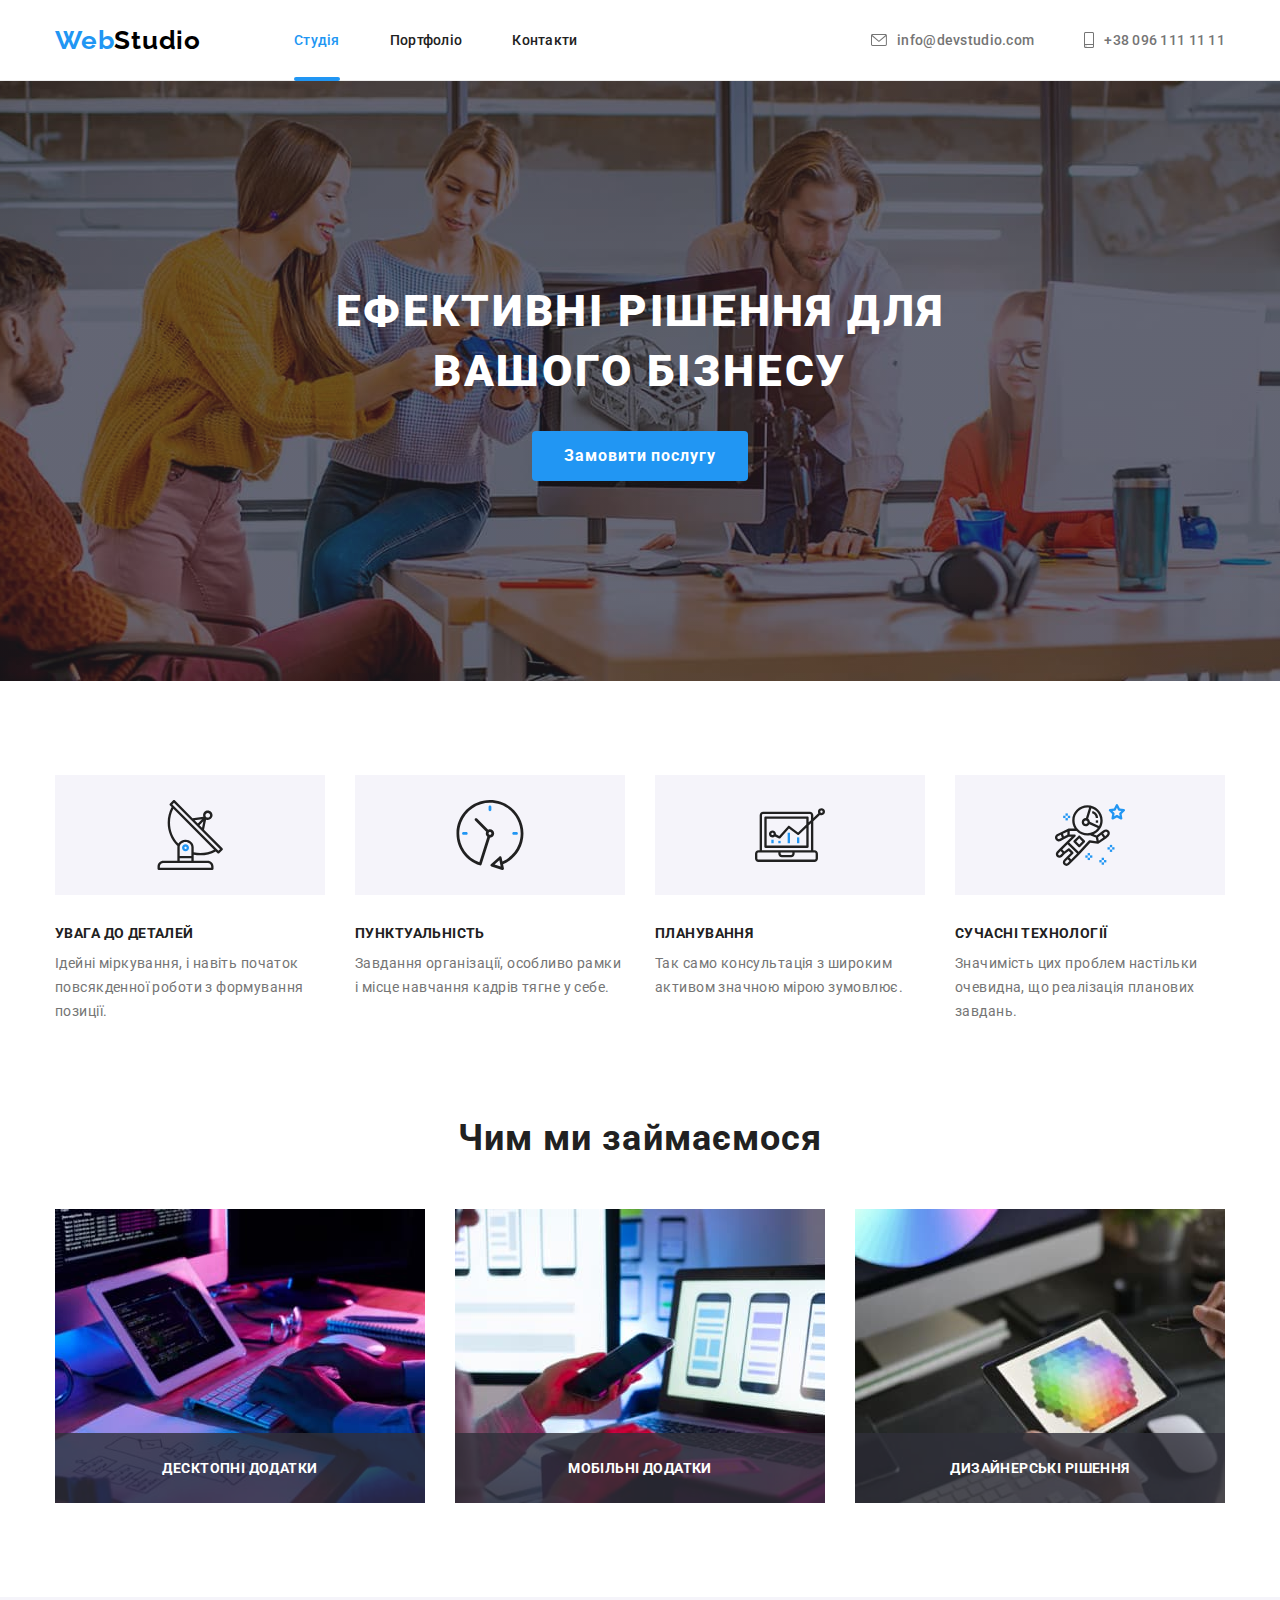
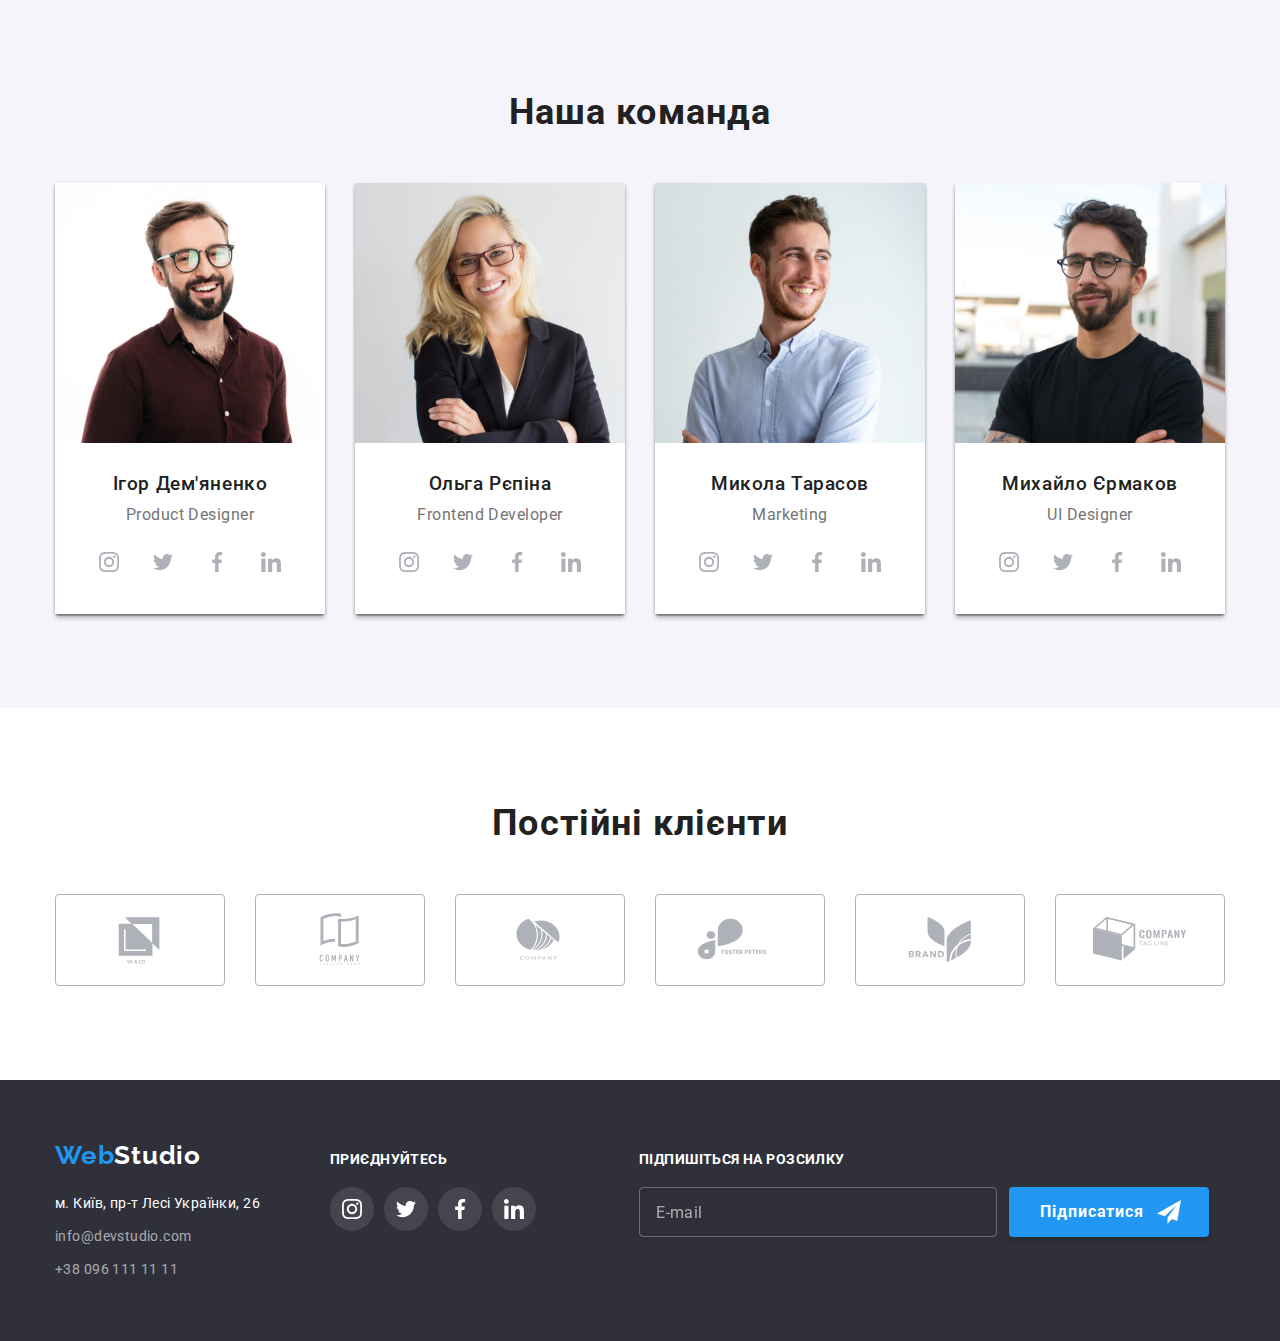
<file: index.html>
<!DOCTYPE html>
<html lang="uk">
  <head>
    <meta charset="UTF-8" />
    <meta http-equiv="X-UA-Compatible" content="IE=edge" />
    <meta name="viewport" content="width=device-width, initial-scale=1.0" />
    <title>web studio</title>
    <link rel="preconnect" href="https://fonts.googleapis.com" />
    <link rel="preconnect" href="https://fonts.gstatic.com" crossorigin />
    <link
      href="https://fonts.googleapis.com/css2?family=Raleway:wght@700&family=Roboto:ital,wght@0,400;0,500;0,900;1,700&display=swap"
      rel="stylesheet"
    />
    <link
      rel="stylesheet"
      href="https://cdnjs.cloudflare.com/ajax/libs/modern-normalize/1.1.0/modern-normalize.min.css"
    />
    <link rel="stylesheet" href="./css/styles.css" />
  </head>
  <body class="body">
    <!-- header -->

    <header class="header">
      <div class="container">
        <a class="logo logo-header link" href="/">
          <span class="logo-color">Web</span>Studio</a
        >
        <nav class="header-nav">
          <ul class="header-list list">
            <li class="header-link-item">
              <a
                class="header-list-link header-link header-current link"
                href=""
                >Студія</a
              >
            </li>
            <li class="header-link-item">
              <a
                class="header-list-link header-link link"
                href="./portfolio.html"
                >Портфоліо</a
              >
            </li>
            <li class="header-link-item">
              <a class="header-list-link header-link link" href="">Контакти</a>
            </li>
          </ul>
        </nav>
        <ul class="header-list header-contacts list">
          <li class="header-link-item">
            <a
              class="header-list-link header-link-mail link"
              href="mailto:info@devstudio.com"
            >
              <svg class="mail-icon" width="16" height="12">
                <use href="./images/icons.svg#icon-envelope"></use>
              </svg>
              info@devstudio.com</a
            >
          </li>
          <li class="header-link-item">
            <a
              class="header-list-link header-link-tel link"
              href="tel:+380961111111"
            >
              <svg class="tel-icon" width="10" height="16">
                <use href="./images/icons.svg#icon-smartphone"></use>
              </svg>
              +38 096 111 11 11</a
            >
          </li>
        </ul>
      </div>
    </header>

    <!-- main content -->

    <main>
      <!-- hero section -->

      <section class="hero">
        <div class="container">
          <h1 class="hero-title">Ефективні рішення для вашого бізнесу</h1>
          <button class="hero-button button" type="button" data-modal-open>
            Замовити послугу
          </button>
        </div>
      </section>

      <!-- benefits section -->

      <section class="benefits">
        <div class="container">
          <h2 class="second-title visually-hidden">Наші переваги</h2>
          <ul class="benefits-list list">
            <li class="benefits-item">
              <div class="benefits-icon">
                <svg width="70" height="70">
                  <use href="./images/icons.svg#icon-benefits-1"></use>
                </svg>
              </div>
              <h3 class="benefits-third-title">УВАГА ДО ДЕТАЛЕЙ</h3>
              <p class="benefits-text">
                Ідейні міркування, і навіть початок повсякденної роботи з
                формування позиції.
              </p>
            </li>
            <li class="benefits-item">
              <div class="benefits-icon">
                <svg width="70" height="70">
                  <use href="./images/icons.svg#icon-benefits-2"></use>
                </svg>
              </div>
              <h3 class="benefits-third-title">ПУНКТУАЛЬНІСТЬ</h3>
              <p class="benefits-text">
                Завдання організації, особливо рамки і місце навчання кадрів
                тягне у себе.
              </p>
            </li>
            <li class="benefits-item">
              <div class="benefits-icon">
                <svg width="70" height="70">
                  <use href="./images/icons.svg#icon-benefits-3"></use>
                </svg>
              </div>
              <h3 class="benefits-third-title">ПЛАНУВАННЯ</h3>
              <p class="benefits-text">
                Так само консультація з широким активом значною мірою зумовлює.
              </p>
            </li>
            <li class="benefits-item">
              <div class="benefits-icon">
                <svg width="70" height="70">
                  <use href="./images/icons.svg#icon-benefits-4"></use>
                </svg>
              </div>
              <h3 class="benefits-third-title">СУЧАСНІ ТЕХНОЛОГІЇ</h3>
              <p class="benefits-text">
                Значимість цих проблем настільки очевидна, що реалізація
                планових завдань.
              </p>
            </li>
          </ul>
        </div>
      </section>

      <!-- tasks section -->

      <section class="tasks">
        <div class="container">
          <h2 class="second-title">Чим ми займаємося</h2>
          <ul class="tasks-list list">
            <li class="tasks-list-item">
              <img
                class="tasks-img img"
                src="./images/task1.jpg"
                alt="Набір тексту"
                width="370"
                height="294"
              />
              <div class="tasks-description">Десктопні додатки</div>
            </li>
            <li class="tasks-list-item">
              <img
                class="tasks-img img"
                src="./images/task2.jpg"
                alt="Телефон  і ноутбук"
                width="370"
                height="294"
              />
              <div class="tasks-description">Мобільні додатки</div>
            </li>
            <li class="tasks-list-item">
              <img
                class="tasks-img img"
                src="./images/task3.jpg"
                alt="Робота з планшетом"
                width="370"
                height="294"
              />
              <div class="tasks-description">Дизайнерські рішення</div>
            </li>
          </ul>
        </div>
      </section>

      <!-- team section -->

      <section class="team">
        <div class="container">
          <h2 class="second-title">Наша команда</h2>
          <ul class="team-list list">
            <li class="team-item">
              <img
                class="team-img img"
                src="./images/igor.jpg"
                alt="фото Ігоря Демяненка"
                width="270"
                height="260"
              />
              <div class="team-description">
                <h3 class="team-third-title">Ігор Дем'яненко</h3>
                <p class="team-text" lang="en">Product Designer</p>
                <ul class="social-icons list">
                  <li class="social-item">
                    <a class="social-link link" href=""
                      ><svg class="social-icons" width="20" height="20">
                        <use
                          href="./images/icons.svg#icon-instagram"
                        ></use></svg
                    ></a>
                  </li>
                  <li class="social-item">
                    <a class="social-link link" href=""
                      ><svg class="social-icons" width="20" height="20">
                        <use href="./images/icons.svg#icon-twitter"></use></svg
                    ></a>
                  </li>
                  <li class="social-item">
                    <a class="social-link link" href=""
                      ><svg class="social-icons" width="20" height="20">
                        <use href="./images/icons.svg#icon-facebook"></use></svg
                    ></a>
                  </li>
                  <li class="social-item">
                    <a class="social-link link" href=""
                      ><svg class="social-icons" width="20" height="20">
                        <use href="./images/icons.svg#icon-linkedin"></use></svg
                    ></a>
                  </li>
                </ul>
              </div>
            </li>
            <li class="team-item">
              <img
                class="team-img img"
                src="./images/olga.jpg"
                alt="фото Ольги Рєпіної"
                width="270"
                height="260"
              />
              <div class="team-description">
                <h3 class="team-third-title">Ольга Рєпіна</h3>
                <p class="team-text" lang="en">Frontend Developer</p>
                <ul class="social-icons list">
                  <li class="social-item">
                    <a class="social-link link" href=""
                      ><svg class="social-icons" width="20" height="20">
                        <use
                          href="./images/icons.svg#icon-instagram"
                        ></use></svg
                    ></a>
                  </li>
                  <li class="social-item">
                    <a class="social-link link" href=""
                      ><svg class="social-icons" width="20" height="20">
                        <use href="./images/icons.svg#icon-twitter"></use></svg
                    ></a>
                  </li>
                  <li class="social-item">
                    <a class="social-link link" href=""
                      ><svg class="social-icons" width="20" height="20">
                        <use href="./images/icons.svg#icon-facebook"></use></svg
                    ></a>
                  </li>
                  <li class="social-item">
                    <a class="social-link link" href=""
                      ><svg class="social-icons" width="20" height="20">
                        <use href="./images/icons.svg#icon-linkedin"></use></svg
                    ></a>
                  </li>
                </ul>
              </div>
            </li>
            <li class="team-item">
              <img
                class="team-img img"
                src="./images/mykola.jpg"
                alt="фото Миколи Тарасова"
                width="270"
                height="260"
              />
              <div class="team-description">
                <h3 class="team-third-title">Микола Тарасов</h3>
                <p class="team-text" lang="en">Marketing</p>
                <ul class="social-icons list">
                  <li class="social-item">
                    <a class="social-link link" href=""
                      ><svg class="social-icons" width="20" height="20">
                        <use
                          href="./images/icons.svg#icon-instagram"
                        ></use></svg
                    ></a>
                  </li>
                  <li class="social-item">
                    <a class="social-link link" href=""
                      ><svg class="social-icons" width="20" height="20">
                        <use href="./images/icons.svg#icon-twitter"></use></svg
                    ></a>
                  </li>
                  <li class="social-item">
                    <a class="social-link link" href=""
                      ><svg class="social-icons" width="20" height="20">
                        <use href="./images/icons.svg#icon-facebook"></use></svg
                    ></a>
                  </li>
                  <li class="social-item">
                    <a class="social-link link" href=""
                      ><svg class="social-icons" width="20" height="20">
                        <use href="./images/icons.svg#icon-linkedin"></use></svg
                    ></a>
                  </li>
                </ul>
              </div>
            </li>
            <li class="team-item">
              <img
                class="team-img img"
                src="./images/mykhailo.jpg"
                alt="фото Михайла Єрмакова"
                width="270"
                height="260"
              />
              <div class="team-description">
                <h3 class="team-third-title">Михайло Єрмаков</h3>
                <p class="team-text" lang="en">UI Designer</p>
                <ul class="social-icons list">
                  <li class="social-item">
                    <a class="social-link link" href=""
                      ><svg class="social-icons" width="20" height="20">
                        <use
                          href="./images/icons.svg#icon-instagram"
                        ></use></svg
                    ></a>
                  </li>
                  <li class="social-item">
                    <a class="social-link link" href=""
                      ><svg class="social-icons" width="20" height="20">
                        <use href="./images/icons.svg#icon-twitter"></use></svg
                    ></a>
                  </li>
                  <li class="social-item">
                    <a class="social-link link" href=""
                      ><svg class="social-icons" width="20" height="20">
                        <use href="./images/icons.svg#icon-facebook"></use></svg
                    ></a>
                  </li>
                  <li class="social-item">
                    <a class="social-link link" href=""
                      ><svg class="social-icons" width="20" height="20">
                        <use href="./images/icons.svg#icon-linkedin"></use></svg
                    ></a>
                  </li>
                </ul>
              </div>
            </li>
          </ul>
        </div>
      </section>

      <!-- section clients -->

      <section class="clients">
        <div class="container">
          <h2 class="second-title">Постійні клієнти</h2>
          <ul class="clients-list list">
            <li class="clients-item">
              <a class="clients-link link" href=""
                ><svg width="106" height="60">
                  <use href="./images/icons.svg#icon-Logo"></use></svg
              ></a>
            </li>
            <li class="clients-item">
              <a class="clients-link link" href=""
                ><svg width="106" height="60">
                  <use href="./images/icons.svg#icon-Logo-1"></use></svg
              ></a>
            </li>
            <li class="clients-item">
              <a class="clients-link link" href=""
                ><svg width="106" height="60">
                  <use href="./images/icons.svg#icon-Logo-2"></use></svg
              ></a>
            </li>
            <li class="clients-item">
              <a class="clients-link link" href=""
                ><svg width="106" height="60">
                  <use href="./images/icons.svg#icon-Logo-3"></use></svg
              ></a>
            </li>
            <li class="clients-item">
              <a class="clients-link link" href=""
                ><svg width="106" height="60">
                  <use href="./images/icons.svg#icon-Logo-4"></use></svg
              ></a>
            </li>
            <li class="clients-item">
              <a class="clients-link link" href=""
                ><svg width="106" height="60">
                  <use href="./images/icons.svg#icon-Logo-5"></use></svg
              ></a>
            </li>
          </ul>
        </div>
      </section>
    </main>

    <!-- footer -->

    <footer class="footer">
      <div class="container">
        <div class="footer-contacts">
          <a class="logo footer-logo link" href="/"
            ><span class="logo-color">Web</span
            ><span class="footer-logo-color">Studio</span></a
          >
          <address class="address">
            <ul class="footer-address-list list">
              <li class="footer-address-item">
                <a
                  class="link footer-address-link footer-link"
                  href="https://www.google.com.ua/maps/place/%D0%B1%D1%83%D0%BB.+%D0%9B%D0%B5%D1%81%D0%B8+%D0%A3%D0%BA%D1%80%D0%B0%D0%B8%D0%BD%D0%BA%D0%B8,+26/@50.4265807,30.5361971,17z/data=!4m6!3m5!1s0x40d4cf0e033ecbe9:0x57a4dffefec77da0!4b1!8m2!3d50.4265807!4d30.5383858?hl=ru"
                  target="_blank"
                  rel="noreferrer noopener nofollow"
                  >м. Київ, пр-т Лесі Українки, 26</a
                >
              </li>
              <li class="footer-address-item">
                <a
                  class="link footer-mail footer-link"
                  href="mailto:info@devstudio.com"
                >
                  info@devstudio.com</a
                >
              </li>
              <li class="footer-address-item">
                <a class="link footer-tel footer-link" href="tel:+380961111111">
                  +38 096 111 11 11</a
                >
              </li>
            </ul>
          </address>
        </div>
        <div class="footer-social-links">
          <h2 class="footer-header">приєднуйтесь</h2>
          <ul class="footer-social-list list">
            <li class="footer-icon">
              <a class="footer-icon-link link" href=""
                ><svg class="social-icons" width="20" height="20">
                  <use href="./images/icons.svg#icon-instagram"></use></svg
              ></a>
            </li>
            <li class="footer-icon">
              <a class="footer-icon-link link" href=""
                ><svg class="social-icons" width="20" height="20">
                  <use href="./images/icons.svg#icon-twitter"></use></svg
              ></a>
            </li>
            <li class="footer-icon">
              <a class="footer-icon-link link" href=""
                ><svg class="social-icons" width="20" height="20">
                  <use href="./images/icons.svg#icon-facebook"></use></svg
              ></a>
            </li>
            <li class="footer-icon">
              <a class="footer-icon-link link" href=""
                ><svg class="social-icons" width="20" height="20">
                  <use href="./images/icons.svg#icon-linkedin"></use></svg
              ></a>
            </li>
          </ul>
        </div>
        <div class="footer-subscribe">
          <h2 class="footer-header">Підпишіться на розсилку</h2>
          <form class="subscribe-form">
            <input
              class="subscribe-input"
              type="email"
              name="email"
              placeholder="E-mail"
            />
            <button type="submit" class="button button-subscribe">
              <svg class="icon-telegram" width="24" height="24">
                <use href="./images/icons.svg#icon-telegram"></use>
              </svg>
              Підписатися
            </button>
          </form>
        </div>
      </div>
    </footer>

    <!-- modal-window -->

    <div class="modal-backdrop is-hidden" data-modal>
      <div class="modal">
        <button class="close-modal" type="button" data-modal-close>
          <svg class="close-icon" width="18" height="18">
            <use href="./images/icons.svg#icon-cross"></use>
          </svg>
        </button>
        <h2 class="modal-header">Залиште свої дані, ми вам передзвонимо</h2>
        <form class="modal-form">
          <div class="form-fild">
            <label class="form-label" for="user_name">Ім'я</label>
            <div class="input-wrapper">
              <input
                class="form-input"
                type="text"
                name="name"
                id="user_name"
                placeholder=" "
              />

              <svg class="form-icon" width="18" height="18">
                <use href="./images/icons.svg#icon-person"></use>
              </svg>
            </div>
          </div>
          <div class="form-fild">
            <label class="form-label" for="user_phone">Телефон</label>
            <div class="input-wrapper">
              <input
                class="form-input"
                type="tel"
                name="telephone-number"
                id="user_phone"
                placeholder=" "
              />
              <svg class="form-icon" width="18" height="18">
                <use href="./images/icons.svg#icon-tel"></use>
              </svg>
            </div>
          </div>
          <div class="form-fild">
            <label class="form-label" for="user_mail">Пошта</label>
            <div class="input-wrapper">
              <input
                class="form-input"
                type="email"
                name="email"
                id="user_mail"
                placeholder=" "
              />
              <svg class="form-icon" width="18" height="18">
                <use href="./images/icons.svg#icon-mail"></use>
              </svg>
            </div>
          </div>
          <div class="form-field">
            <label class="form-label" for="comment">Коментар</label>
            <textarea
              class="comment"
              name="comment"
              id="comment"
              placeholder="Введіть текст"
              placeholder=" "
            ></textarea>
          </div>

          <label class="label-agree">
            <input
              class="input-agree visually-hidden"
              type="checkbox"
              name="agreement"
              value="agreement"
            />
            <span class="icon-wrapper">
              <svg class="icon-agree" width="16" height="15">
                <use href="./images/icons.svg#icon-agree"></use>
              </svg>
            </span>
            <span class="agree-text">
              Погоджуюся з розсилкою та приймаю
              <a class="form-link" href="">Умови договору</a>
            </span>
          </label>

          <button class="button button-agree" type="submit">Відправити</button>
        </form>
      </div>
    </div>
    <script src="./js/modal.js"></script>
  </body>
</html>
</file>
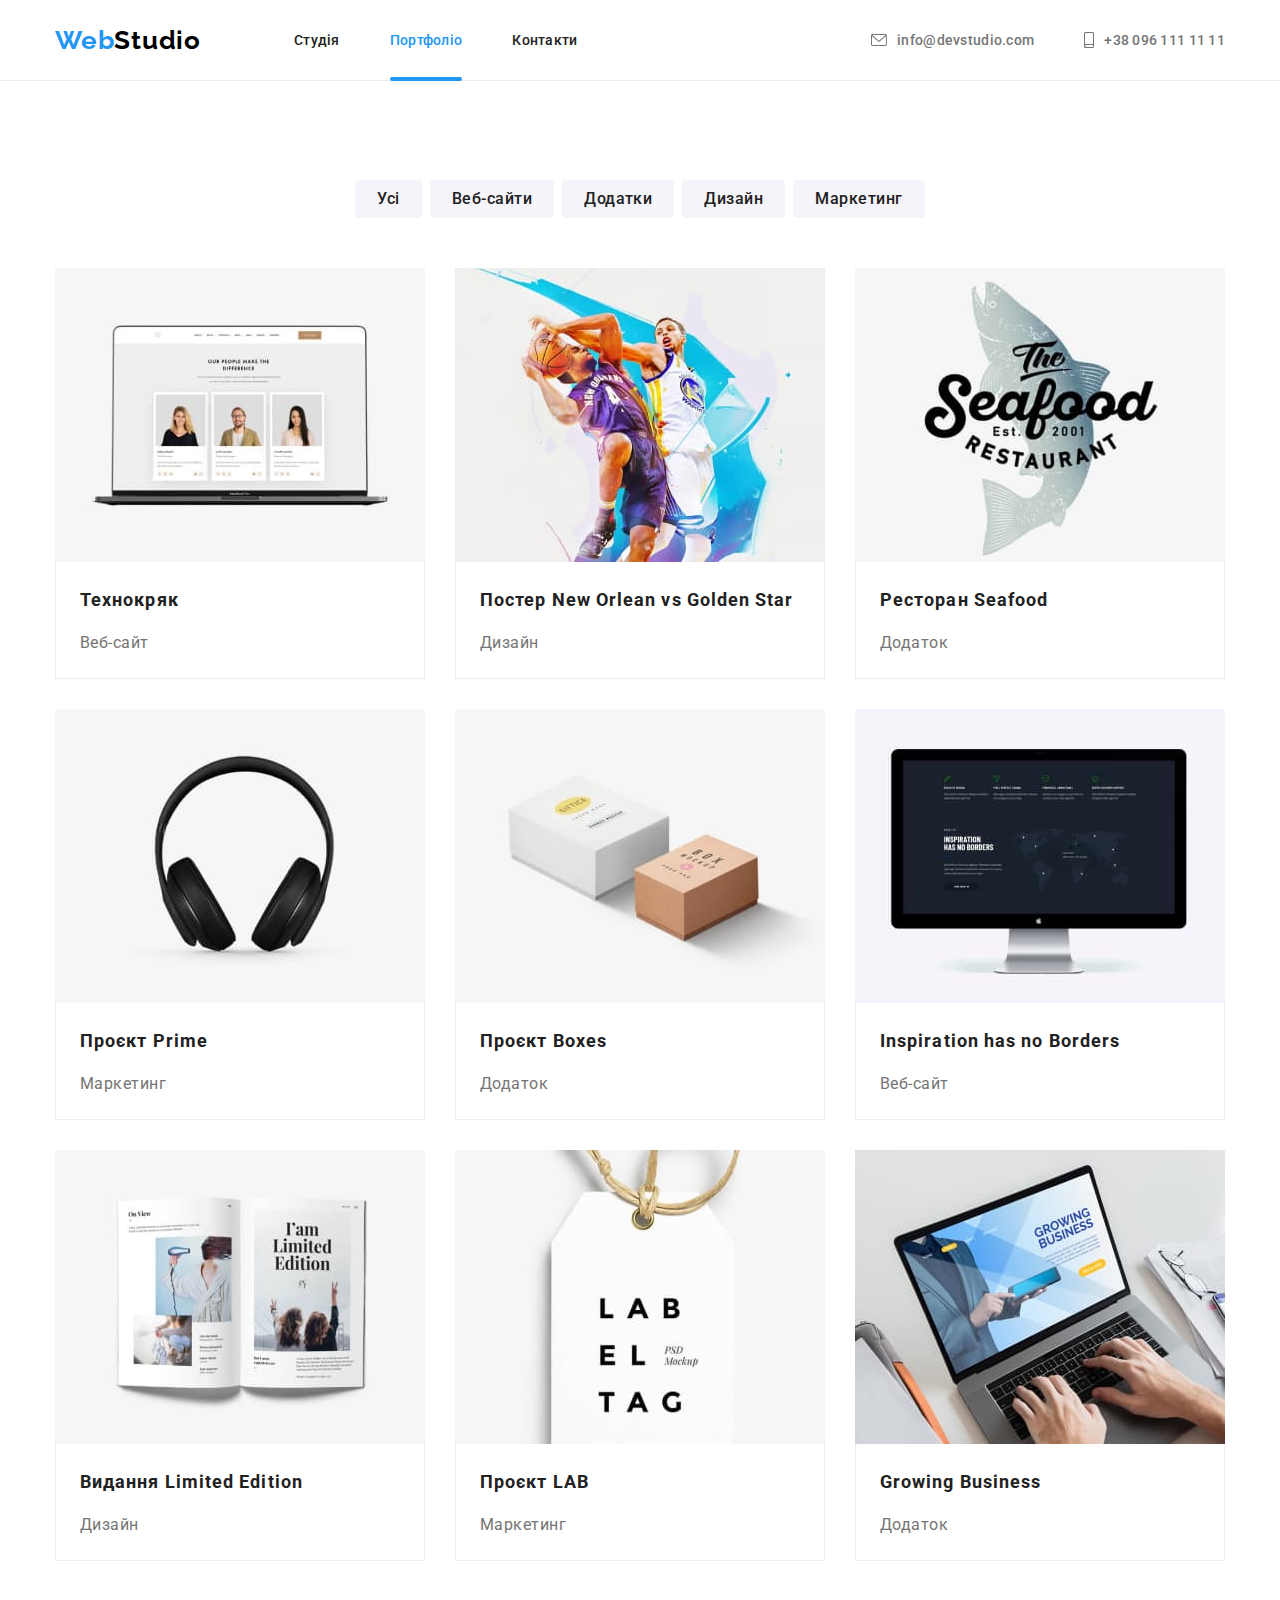
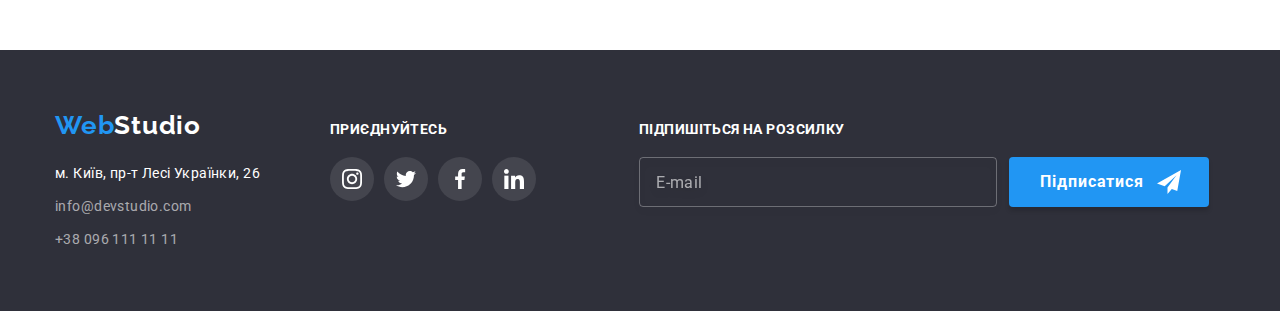
<file: portfolio.html>
<!DOCTYPE html>
<html lang="uk">
  <head>
    <meta charset="UTF-8" />
    <meta http-equiv="X-UA-Compatible" content="IE=edge" />
    <meta name="viewport" content="width=device-width, initial-scale=1.0" />
    <title>Portfolio</title>
    <link rel="preconnect" href="https://fonts.googleapis.com" />
    <link rel="preconnect" href="https://fonts.gstatic.com" crossorigin />
    <link
      href="https://fonts.googleapis.com/css2?family=Raleway:wght@700&family=Roboto:ital,wght@0,400;0,500;0,900;1,700&display=swap"
      rel="stylesheet"
    />
    <link
      rel="stylesheet"
      href="https://cdnjs.cloudflare.com/ajax/libs/modern-normalize/1.1.0/modern-normalize.min.css"
    />
    <link rel="stylesheet" href="./css/styles.css" />
  </head>
  <body class="body">
    <!-- header -->

    <header class="header">
      <div class="container">
        <a class="logo logo-header link" href="/">
          <span class="logo-color">Web</span>Studio</a
        >
        <nav class="header-nav">
          <ul class="header-list list">
            <li class="header-link-item">
              <a class="header-list-link header-link link" href="./index.html"
                >Студія</a
              >
            </li>
            <li class="header-link-item">
              <a
                class="header-list-link header-link header-current link"
                href=""
                >Портфоліо</a
              >
            </li>
            <li class="header-link-item">
              <a class="header-list-link header-link link" href="">Контакти</a>
            </li>
          </ul>
        </nav>
        <ul class="header-list header-contacts list">
          <li class="header-link-item">
            <a
              class="header-list-link header-link-mail link"
              href="mailto:info@devstudio.com"
            >
              <svg class="mail-icon" width="16" height="12">
                <use href="./images/icons.svg#icon-envelope"></use>
              </svg>
              info@devstudio.com</a
            >
          </li>
          <li class="header-link-item">
            <a
              class="header-list-link header-link-tel link"
              href="tel:+380961111111"
            >
              <svg class="tel-icon" width="10" height="16">
                <use href="./images/icons.svg#icon-smartphone"></use>
              </svg>
              +38 096 111 11 11</a
            >
          </li>
        </ul>
      </div>
    </header>

    <!-- main content portfolio -->

    <main>
      <section class="projects">
        <div class="container">
          <h1 class="hero-title visually-hidden">Наші роботи</h1>
          <ul class="button-list list">
            <li class="button-item">
              <button class="projects-button button" type="button">Усі</button>
            </li>
            <li class="button-item">
              <button class="projects-button button" type="button">
                Веб-сайти
              </button>
            </li>
            <li class="button-item">
              <button class="projects-button button" type="button">
                Додатки
              </button>
            </li>
            <li class="button-item">
              <button class="projects-button button" type="button">
                Дизайн
              </button>
            </li>
            <li class="button-item">
              <button class="projects-button button" type="button">
                Маркетинг
              </button>
            </li>
          </ul>
          <ul class="projects-list list">
            <li class="projects-item">
              <a href="" class="projects-link link">
                <div class="img-wrapper">
                  <img
                    class="projects-img img"
                    src="./images/portfolio1.jpg"
                    alt="веб-сайт Технокряк"
                    width="370"
                    height="294"
                  />
                  <div class="projects-overlay">
                    Ресурс пропонує комплексні пропозиції з різним рівнем
                    функціоналу та сервісів. Все це дозволить відвідувачу
                    отримати вичерпні відомості про компанію чи приватну особу.
                  </div>
                </div>
                <div class="projects-description">
                  <h2 class="projects-title">Технокряк</h2>
                  <p class="projects-text">Веб-сайт</p>
                </div>
              </a>
            </li>
            <li class="projects-item">
              <a href="" class="projects-link link">
                <div class="img-wrapper">
                  <img
                    class="projects-img img"
                    src="./images/portfolio2.jpg"
                    alt="Постер з баскетболістами"
                    width="370"
                    height="294"
                  />
                  <div class="projects-overlay">
                    Ресурс пропонує комплексні пропозиції з різним рівнем
                    функціоналу та сервісів. Все це дозволить відвідувачу
                    отримати вичерпні відомості про компанію чи приватну особу.
                  </div>
                </div>
                <div class="projects-description">
                  <h2 class="projects-title">
                    Постер New Orlean vs Golden Star
                  </h2>
                  <p class="projects-text">Дизайн</p>
                </div>
              </a>
            </li>
            <li class="projects-item">
              <a href="" class="projects-link link">
                <div class="img-wrapper">
                  <img
                    class="projects-img img"
                    src="./images/portfolio3.jpg"
                    alt="Додаток для ресторану"
                    width="370"
                    height="294"
                  />
                  <div class="projects-overlay">
                    Ресурс пропонує комплексні пропозиції з різним рівнем
                    функціоналу та сервісів. Все це дозволить відвідувачу
                    отримати вичерпні відомості про компанію чи приватну особу.
                  </div>
                </div>
                <div class="projects-description">
                  <h2 class="projects-title">Ресторан Seafood</h2>
                  <p class="projects-text">Додаток</p>
                </div>
              </a>
            </li>
            <li class="projects-item">
              <a href="" class="projects-link link">
                <div class="img-wrapper">
                  <img
                    class="projects-img img"
                    src="./images/portfolio4.jpg"
                    alt="Маркетинговий проєкт"
                    width="370"
                    height="294"
                  />
                  <div class="projects-overlay">
                    Ресурс пропонує комплексні пропозиції з різним рівнем
                    функціоналу та сервісів. Все це дозволить відвідувачу
                    отримати вичерпні відомості про компанію чи приватну особу.
                  </div>
                </div>
                <div class="projects-description">
                  <h2 class="projects-title">Проєкт Prime</h2>
                  <p class="projects-text">Маркетинг</p>
                </div>
              </a>
            </li>
            <li class="projects-item">
              <a href="" class="projects-link link">
                <div class="img-wrapper">
                  <img
                    class="projects-img img"
                    src="./images/portfolio5.jpg"
                    alt="Додаток для проєкту"
                    width="370"
                    height="294"
                  />
                  <div class="projects-overlay">
                    Ресурс пропонує комплексні пропозиції з різним рівнем
                    функціоналу та сервісів. Все це дозволить відвідувачу
                    отримати вичерпні відомості про компанію чи приватну особу.
                  </div>
                </div>
                <div class="projects-description">
                  <h2 class="projects-title">Проєкт Boxes</h2>
                  <p class="projects-text">Додаток</p>
                </div>
              </a>
            </li>
            <li class="projects-item">
              <a href="" class="projects-link link">
                <div class="img-wrapper">
                  <img
                    class="projects-img img"
                    src="./images/portfolio6.jpg"
                    alt="Веб-сайт"
                    width="370"
                    height="294"
                  />
                  <div class="projects-overlay">
                    Ресурс пропонує комплексні пропозиції з різним рівнем
                    функціоналу та сервісів. Все це дозволить відвідувачу
                    отримати вичерпні відомості про компанію чи приватну особу.
                  </div>
                </div>
                <div class="projects-description">
                  <h2 class="projects-title">Inspiration has no Borders</h2>
                  <p class="projects-text">Веб-сайт</p>
                </div>
              </a>
            </li>
            <li class="projects-item">
              <a href="" class="projects-link link">
                <div class="img-wrapper">
                  <img
                    class="projects-img img"
                    src="./images/portfolio7.jpg"
                    alt="Дизайн для видання"
                    width="370"
                    height="294"
                  />
                  <div class="projects-overlay">
                    Ресурс пропонує комплексні пропозиції з різним рівнем
                    функціоналу та сервісів. Все це дозволить відвідувачу
                    отримати вичерпні відомості про компанію чи приватну особу.
                  </div>
                </div>
                <div class="projects-description">
                  <h2 class="projects-title">Видання Limited Edition</h2>
                  <p class="projects-text">Дизайн</p>
                </div>
              </a>
            </li>
            <li class="projects-item">
              <a href="" class="projects-link link">
                <div class="img-wrapper">
                  <img
                    class="projects-img img"
                    src="./images/portfolio8.jpg"
                    alt="Маркетинговий проєкт"
                    width="370"
                    height="294"
                  />
                  <div class="projects-overlay">
                    Ресурс пропонує комплексні пропозиції з різним рівнем
                    функціоналу та сервісів. Все це дозволить відвідувачу
                    отримати вичерпні відомості про компанію чи приватну особу.
                  </div>
                </div>
                <div class="projects-description">
                  <h2 class="projects-title">Проєкт LAB</h2>
                  <p class="projects-text">Маркетинг</p>
                </div>
              </a>
            </li>
            <li class="projects-item">
              <a href="" class="projects-link link">
                <div class="img-wrapper">
                  <img
                    class="projects-img img"
                    src="./images/portfolio9.jpg"
                    alt="Додаток для бізнесу"
                    width="370"
                    height="294"
                  />
                  <div class="projects-overlay">
                    Ресурс пропонує комплексні пропозиції з різним рівнем
                    функціоналу та сервісів. Все це дозволить відвідувачу
                    отримати вичерпні відомості про компанію чи приватну особу.
                  </div>
                </div>
                <div class="projects-description">
                  <h2 class="projects-title">Growing Business</h2>
                  <p class="projects-text">Додаток</p>
                </div>
              </a>
            </li>
          </ul>
        </div>
      </section>
    </main>

    <!-- footer -->

    <footer class="footer">
      <div class="container">
        <div class="footer-contacts">
          <a class="logo footer-logo link" href="/"
            ><span class="logo-color">Web</span
            ><span class="footer-logo-color">Studio</span></a
          >
          <address class="address">
            <ul class="footer-address-list list">
              <li class="footer-address-item">
                <a
                  class="link footer-address-link footer-link"
                  href="https://www.google.com.ua/maps/place/%D0%B1%D1%83%D0%BB.+%D0%9B%D0%B5%D1%81%D0%B8+%D0%A3%D0%BA%D1%80%D0%B0%D0%B8%D0%BD%D0%BA%D0%B8,+26/@50.4265807,30.5361971,17z/data=!4m6!3m5!1s0x40d4cf0e033ecbe9:0x57a4dffefec77da0!4b1!8m2!3d50.4265807!4d30.5383858?hl=ru"
                  target="_blank"
                  rel="noreferrer noopener nofollow"
                  >м. Київ, пр-т Лесі Українки, 26</a
                >
              </li>
              <li class="footer-address-item">
                <a
                  class="link footer-mail footer-link"
                  href="mailto:info@devstudio.com"
                >
                  info@devstudio.com</a
                >
              </li>
              <li class="footer-address-item">
                <a class="link footer-tel footer-link" href="tel:+380961111111">
                  +38 096 111 11 11</a
                >
              </li>
            </ul>
          </address>
        </div>
        <div class="footer-social-links">
          <h2 class="footer-header">приєднуйтесь</h2>
          <ul class="footer-social-list list">
            <li class="footer-icon">
              <a class="footer-icon-link link" href=""
                ><svg class="social-icons" width="20" height="20">
                  <use href="./images/icons.svg#icon-instagram"></use></svg
              ></a>
            </li>
            <li class="footer-icon">
              <a class="footer-icon-link link" href=""
                ><svg class="social-icons" width="20" height="20">
                  <use href="./images/icons.svg#icon-twitter"></use></svg
              ></a>
            </li>
            <li class="footer-icon">
              <a class="footer-icon-link link" href=""
                ><svg class="social-icons" width="20" height="20">
                  <use href="./images/icons.svg#icon-facebook"></use></svg
              ></a>
            </li>
            <li class="footer-icon">
              <a class="footer-icon-link link" href=""
                ><svg class="social-icons" width="20" height="20">
                  <use href="./images/icons.svg#icon-linkedin"></use></svg
              ></a>
            </li>
          </ul>
        </div>
        <div class="footer-subscribe">
          <h2 class="footer-header">Підпишіться на розсилку</h2>
          <form class="subscribe-form">
            <input
              class="subscribe-input"
              type="email"
              name="email"
              placeholder="E-mail"
            />
            <button type="submit" class="button button-subscribe">
              <svg class="icon-telegram" width="24" height="24">
                <use href="./images/icons.svg#icon-telegram"></use>
              </svg>
              Підписатися
            </button>
          </form>
        </div>
      </div>
    </footer>
  </body>
</html>
</file>
<file: css/styles.css>
/* geheral styles */
:root {
  --main-color: #212121;
  --second-color: #757575;
  --accent-color: #2196f3;
  --extra-white-color: #ffffff;
  --background-color: #ffffff;
  --background-section-color: #2f303a;
  --accent-black-color: #000000;
  --background-second-color: #f5f4fa;
  --button-second-color: #f5f4fa;
}

h1,
h2,
h3,
p {
  margin: 0;
}

.body {
  font-family: "roboto", "sans-serif";
  font-size: 16px;
  background-color: var(--background-color);
  color: var(--main-color);
}

.link {
  text-decoration: none;
}

.list {
  list-style: none;
  padding-left: 0;
  margin: 0;
}
.button {
  cursor: pointer;

  transition-duration: 250ms;
  transition-timing-function: cubic-bezier(0.4, 0, 0.2, 1);
}

.visually-hidden {
  position: absolute;
  white-space: nowrap;
  width: 1px;
  height: 1px;
  overflow: hidden;
  border: 0;
  padding: 0;
  clip: rect(0 0 0 0);
  clip-path: inset(50%);
  margin: -1px;
}

.container {
  width: 1200px;
  margin: 0 auto;
  padding: 0 15px;
}

.img {
  display: block;
  max-width: 100%;
  height: auto;
}

/* header styles */

.header .container {
  display: flex;
  align-items: center;
}

.header {
  border-bottom: 1px solid #ececec;
}

.header-list {
  display: flex;
}

.logo {
  font-family: "Raleway";
  font-weight: 700;
  font-size: 26px;
  line-height: calc(31 / 26);
  letter-spacing: 0.03em;
  color: var(--accent-black-color);

  transition-property: text-decoration;
  transition-duration: 250ms;
  transition-timing-function: cubic-bezier(0.4, 0, 0.2, 1);
}

.logo-header {
  display: block;
  margin-right: 93px;
}

.logo:hover,
.logo:focus {
  text-decoration: underline var(--accent-color);
}

.logo-color {
  color: var(--accent-color);
}

.header-link-item:not(:last-child) {
  margin-right: 50px;
}

.header-contacts {
  margin-left: auto;
}

.header-list-link {
  display: flex;
  padding-top: 32px;
  padding-bottom: 32px;
  position: relative;

  font-weight: 500;
  font-size: 14px;
  line-height: calc(16 / 14);
  letter-spacing: 0.02em;
  color: var(--main-color);

  align-items: center;

  transition-property: color;
  transition-duration: 250ms;
  transition-timing-function: cubic-bezier(0.4, 0, 0.2, 1);
}

.header-link-mail,
.header-link-tel {
  color: var(--second-color);
}

.header-list-link:hover,
.header-list-link:focus {
  color: var(--accent-color);
}

.header-current {
  color: var(--accent-color);
}

.mail-icon {
  margin-right: 10px;
  fill: currentColor;
}

.tel-icon {
  margin-right: 10px;
  fill: currentColor;
}

.header-current::after {
  content: "";
  position: absolute;
  width: 100%;
  height: 4px;
  background: #2196f3;
  border-radius: 2px;
  bottom: -1px;
  left: 0px;
}

/* hero styles */

.hero {
  padding-top: 200px;
  padding-bottom: 200px;

  max-width: 1600px;
  height: 600px;
  background-image: linear-gradient(
      to right,
      rgba(47, 48, 58, 0.4),
      rgba(47, 48, 58, 0.4)
    ),
    url(../images/hero-bg.jpg);
  background-color: #c4c4c4;
  margin-left: auto;
  margin-right: auto;
  background-repeat: no-repeat;
  background-position: center;
  background-size: cover;
}

.hero-title {
  margin-bottom: 30px;

  text-align: center;
  margin-left: auto;
  margin-right: auto;
  font-weight: 900;
  font-size: 44px;
  line-height: calc(60 / 44);
  letter-spacing: 0.06em;
  text-transform: uppercase;
  color: var(--extra-white-color);
  width: 696px;
}

.hero-button {
  display: block;
  margin-left: auto;
  margin-right: auto;
  padding: 10px 32px;

  background-color: var(--accent-color);
  font-weight: 700;
  font-size: 16px;
  line-height: calc(30 / 16);
  letter-spacing: 0.06em;
  color: var(--extra-white-color);
  font-family: inherit;
  border-radius: 4px;
  border-style: none;

  transition-property: background-color, color;
}

.hero-button:hover,
.hero-button:focus {
  background-color: var(--button-second-color);
  color: var(--main-color);
}

/* benefits styles */

.benefits {
  padding-top: 94px;
  padding-bottom: 94px;
}

.benefits-list {
  display: flex;
}

.benefits-item {
  flex-basis: calc((100%-90px) / 4);
}
.benefits-item:not(:last-child) {
  margin-right: 30px;
}

.benefits-icon {
  display: flex;
  justify-content: center;
  align-items: center;

  width: 270px;
  height: 120px;
  margin-bottom: 30px;
  background-color: var(--background-second-color);
}

.benefits-third-title {
  margin-bottom: 10px;

  font-size: 14px;
  line-height: calc(16 / 14);
  letter-spacing: 0.03em;
  text-transform: uppercase;
  color: var(--main-color);
}

.benefits-text {
  font-size: 14px;
  line-height: calc(24 / 14);
  letter-spacing: 0.03em;
  color: var(--second-color);
}

/* tasks styles */

.tasks {
  padding-bottom: 94px;
}

.tasks-list {
  display: flex;
}

.tasks-list-item {
  flex-basis: calc((100%-60px) / 3);
  position: relative;
}

.tasks-list-item:not(:last-child) {
  margin-right: 30px;
}

.second-title {
  margin-bottom: 50px;

  font-size: 36px;
  line-height: calc(42 / 36);
  text-align: center;
  letter-spacing: 0.03em;
  color: var(--main-color);
}
.tasks-description {
  position: absolute;
  bottom: 0px;
  left: 0px;
  padding-top: 27px;
  padding-bottom: 27px;
  width: 100%;
  height: 70px;
  background-color: rgba(47, 48, 58, 0.8);

  font-weight: 700;
  font-size: 14px;
  line-height: calc(16 / 14);
  text-align: center;
  letter-spacing: 0.03em;
  text-transform: uppercase;
  color: #ffffff;
}

/* team styles */

.body .team {
  background-color: var(--background-second-color);
}

.team {
  padding-top: 94px;
  padding-bottom: 94px;
}

.team-list {
  display: flex;
}

.team-item {
  flex-basis: calc((100%-90px) / 4);

  box-shadow: 0px 4px 4px rgba(0, 0, 0, 0.25), 0px 1px 3px rgba(0, 0, 0, 0.12),
    0px 1px 1px rgba(0, 0, 0, 0.14), 0px 2px 1px rgba(0, 0, 0, 0.2);
  border-radius: 0px 0px 4px 4px;
}

.team-item:not(:last-child) {
  margin-right: 30px;
}

.team-description {
  padding-top: 30px;
  padding-bottom: 30px;
  padding-right: 0;
  padding-left: 0;

  background-color: var(--background-color);
}

.team-third-title {
  margin-bottom: 10px;

  font-weight: 500;
  line-height: calc(19 / 16);
  text-align: center;
  letter-spacing: 0.03em;
  color: var(--main-color);
}

.team-text {
  line-height: calc(19 / 16);
  text-align: center;
  letter-spacing: 0.03em;
  color: var(--second-color);
  margin-bottom: 16px;
}
.team-description .social-icons {
  display: flex;
  justify-content: center;
}
.team-description .social-item {
  width: 44px;
  height: 44px;
  margin-right: 10px;
}

.team-description .social-item:last-child {
  margin-right: 0;
}

.team-description .social-link {
  width: 100%;
  height: 100%;
  display: flex;
  align-items: center;
  justify-content: center;
  border-radius: 50%;
  background-color: var(--background-color);
  color: #afb1b8;

  transition-property: background-color, color;
  transition-duration: 250ms;
  transition-timing-function: cubic-bezier(0.4, 0, 0.2, 1);
}

.team-description .social-icons {
  fill: currentColor;
}
.team-description .social-link:hover,
.team-description .social-link:focus {
  background-color: var(--accent-color);
  color: var(--extra-white-color);
}

/* clients styles*/

.clients {
  padding-top: 94px;
  padding-bottom: 94px;
}

.clients-list {
  display: flex;
}

.clients-item {
  width: 170px;
  height: 92px;
  margin-right: 30px;
}

.clients-item:last-child {
  margin-right: 0;
}

.clients-link {
  display: flex;
  margin-right: 30px;

  height: 100%;
  width: 100%;
  background-color: var(#f5f5f5);
  color: #afb1b8;
  justify-content: center;
  align-items: center;
  fill: currentColor;
  border: 1px solid #afb1b8;
  border-radius: 4px;

  transition-property: color, border-color;
  transition-duration: 250ms;
  transition-timing-function: cubic-bezier(0.4, 0, 0.2, 1);
}

.clients-link:hover,
.clients-link:focus {
  color: var(--accent-color);
  border-color: var(--accent-color);
}

/* footer styles */

.footer {
  padding-top: 60px;
  padding-bottom: 60px;

  background-color: var(--background-section-color);
}

.footer .container {
  display: flex;
  align-items: baseline;
}

.footer-contacts {
  margin-right: 70px;
}

.footer-social-links {
  margin-right: 93px;
}

.footer-logo {
  display: block;
  margin-bottom: 20px;
}

.footer-logo-color {
  color: var(--extra-white-color);
}

.address {
  font-style: normal;
}

.footer-address-item:not(:last-child) {
  margin-bottom: 9px;
}

.footer-address-link {
  font-weight: 400;
  font-size: 14px;
  line-height: calc(24 / 14);
  letter-spacing: 0.03em;
  color: var(--extra-white-color);

  transition-property: color;
  transition-duration: 250ms;
  transition-timing-function: cubic-bezier(0.4, 0, 0.2, 1);
}

.footer-mail {
  margin-bottom: 9px;
}

.footer-mail,
.footer-tel {
  font-weight: 400;
  font-size: 14px;
  line-height: calc(24 / 14);
  letter-spacing: 0.03em;
  color: rgba(255, 255, 255, 0.6);

  transition-property: color;
  transition-duration: 250ms;
  transition-timing-function: cubic-bezier(0.4, 0, 0.2, 1);
}

.footer-link:hover,
.footer-link:focus {
  color: var(--accent-color);
}

.footer-header {
  margin-bottom: 20px;

  font-size: 14px;
  line-height: calc(16 / 14);
  letter-spacing: 0.03em;
  text-transform: uppercase;
  color: var(--extra-white-color);
}

.footer-social-list {
  display: flex;
}

.footer-icon {
  width: 44px;
  height: 44px;
  margin-right: 10px;
}

.footer-icon-link {
  width: 100%;
  height: 100%;
  display: flex;
  align-items: center;
  justify-content: center;
  border-radius: 50%;
  background-color: rgba(255, 255, 255, 0.1);
  color: var(--extra-white-color);

  transition-property: background-color;
  transition-duration: 250ms;
  transition-timing-function: cubic-bezier(0.4, 0, 0.2, 1);
}

.footer .social-icons {
  fill: currentColor;
}
.footer-icon-link:hover,
.footer-icon-link:focus {
  background-color: var(--accent-color);
}

.subscribe-form {
  display: flex;
}

.subscribe-input {
  width: 358px;
  height: 50px;
  margin-right: 12px;
  padding-left: 16px;
  color: var(--extra-white-color);

  border: 1px solid rgba(255, 255, 255, 0.3);
  filter: drop-shadow(0px 4px 4px rgba(0, 0, 0, 0.15));
  border-radius: 4px;
  background-color: transparent;

  transition-property: color;
  transition-duration: 250ms;
  transition-timing-function: cubic-bezier(0.4, 0, 0.2, 1);
}
.subscribe-input:hover,
.subscribe-input:focus {
  border-color: var(--accent-color);
  outline: none;
}

.subscribe-input::placeholder {
  font-weight: 400;
  line-height: calc(20 / 16);
  letter-spacing: 0.03em;
  color: rgba(255, 255, 255, 0.6);
}
.subscribe-input:hover::placeholder,
.subscribe-input:focus::placeholder {
  color: var(--extra-white-color);
  border-color: var(--accent-color);
}

.button-subscribe {
  position: relative;
  width: 200px;
  height: 50px;
  padding: 10px 62px 10px 28px;

  background-color: var(--accent-color);
  box-shadow: 0px 4px 4px rgba(0, 0, 0, 0.15);
  border-radius: 4px;
  border-style: none;

  font-weight: 700;
  line-height: calc(30 / 16);
  align-items: center;
  text-align: center;
  letter-spacing: 0.06em;
  color: var(--extra-white-color);

  transition-property: background-color, color;
}

.icon-telegram {
  fill: currentColor;
  position: absolute;
  top: 50%;
  transform: translateY(-50%);
  right: 28px;
}
.button-subscribe:hover,
.button-subscribe:focus {
  background-color: var(--button-second-color);
  color: var(--main-color);
}
/* portfolio styles */

.projects {
  padding-top: 99px;
  padding-bottom: 89px;
}

.button-list {
  display: flex;
  margin-left: auto;
  justify-content: center;
  margin-bottom: 50px;
}

.button-item:not(:last-child) {
  margin-right: 8px;
}

.projects-button {
  padding: 6px 22px;
  padding-bottom: 6px;

  font-weight: 500;
  font-size: 16px;
  line-height: calc(26 / 16);
  letter-spacing: 0.03em;
  background-color: var(--button-second-color);
  border: none;
  border-radius: 4px;
  color: var(--main-color);
  font-family: inherit;

  transition-property: background-color, color, box-shadow;
  transition-duration: 250ms;
  transition-timing-function: cubic-bezier(0.4, 0, 0.2, 1);
}

.projects-button:hover,
.projects-button:focus {
  background-color: var(--accent-color);
  color: var(--extra-white-color);
  box-shadow: 0px 3px 1px rgba(0, 0, 0, 0.1), 0px 1px 2px rgba(0, 0, 0, 0.08),
    0px 2px 2px rgba(0, 0, 0, 0.12);
}

.projects-list {
  display: flex;
  flex-wrap: wrap;
}

.projects-item {
  margin-right: 30px;
  margin-bottom: 30px;

  transition-property: box-shadow;
  transition-duration: 250ms;
  transition-timing-function: cubic-bezier(0.4, 0, 0.2, 1);
}

.projects-item:hover,
.projects-item:focus {
  box-shadow: 0px 1px 1px rgba(0, 0, 0, 0.12), 0px 4px 4px rgba(0, 0, 0, 0.06),
    1px 4px 6px rgba(0, 0, 0, 0.16);
}

.projects-item:nth-child(3n) {
  margin-right: 0;
}

.projects-item:nth-last-child(-n + 3) {
  margin-bottom: 0px;
}

.projects-description {
  border-left: 1px solid #eeeeee;
  border-right: 1px solid #eeeeee;
  border-bottom: 1px solid #eeeeee;
  padding: 20px 24px;
}

.projects-title {
  margin-bottom: 10px;

  font-size: 18px;
  line-height: calc(36 / 18);
  letter-spacing: 0.06em;
  color: var(--main-color);
}

.projects-text {
  line-height: calc(30 / 16);
  letter-spacing: 0.03em;
  color: var(--second-color);
}

.projects-list .img-wrapper {
  position: relative;
  overflow: hidden;
}

.projects-overlay {
  position: absolute;
  display: flex;
  align-items: center;
  justify-content: center;
  background: rgba(33, 150, 243, 0.9);
  bottom: 0;
  top: 0;
  left: 0;
  right: 0;
  font-weight: 400;
  font-size: 18px;
  line-height: calc(28 / 18);
  letter-spacing: 0.03em;
  color: var(--extra-white-color);
  padding: 63px 24px;

  transform: translateY(100%);
  transition-property: transform;
  transition-duration: 250ms;
  transition-timing-function: cubic-bezier(0.4, 0, 0.2, 1);
}
.projects-link {
  transition-property: box-shadow;
  transition-duration: 250ms;
  transition-timing-function: cubic-bezier(0.4, 0, 0.2, 1);
}
.projects-link:hover,
.projects-link:focus {
  box-shadow: 0px 1px 1px rgba(0, 0, 0, 0.12), 0px 4px 4px rgba(0, 0, 0, 0.06),
    1px 4px 6px rgba(0, 0, 0, 0.16);
}

.projects-link:hover .projects-overlay,
.projects-link:focus .projects-overlay {
  transform: translateY(0);
}

.modal-backdrop {
  position: fixed;
  top: 0;
  left: 0;
  width: 100%;
  height: 100%;
  background-color: rgba(0, 0, 0, 0.2);

  transition-duration: 1000ms;
  transition-timing-function: cubic-bezier(0.215, 0.61, 0.355, 1);
}

.modal {
  position: absolute;
  top: 50%;
  left: 50%;
  transform: translate(-50%, -50%) rotate(0deg) scale(1);
  transition-duration: 1000ms;
  transition-timing-function: cubic-bezier(0.4, 0, 0.2, 1);

  width: 528px;
  height: 581px;

  background: var(--background-color);
  box-shadow: 0px 1px 3px rgba(0, 0, 0, 0.12), 0px 1px 1px rgba(0, 0, 0, 0.14),
    0px 2px 1px rgba(0, 0, 0, 0.2);
  border-radius: 4px;

  padding: 40px;
}

.is-hidden .modal {
  opacity: 0;
  visibility: hidden;
  transform: rotate(270deg) scale(0.2);
}

.close-modal {
  position: absolute;
  top: 8px;
  right: 8px;
  display: flex;
  align-items: center;
  justify-content: center;
  background: transparent;
  width: 30px;
  height: 30px;
  border: 1px solid rgba(0, 0, 0, 0.1);
  border-radius: 50%;
}

.close-icon {
  fill: var(--accent-black-color);

  transition-property: color;
  transition-duration: 250ms;
  transition-timing-function: cubic-bezier(0.4, 0, 0.2, 1);
}

.close-icon:hover,
.close-icon:focus {
  fill: var(--accent-color);
}

.is-hidden {
  visibility: hidden;
  opacity: 0;
  pointer-events: none;
}

.modal-header {
  font-size: 20px;
  line-height: calc(23 / 20);
  text-align: center;
  letter-spacing: 0.03em;
  color: var(--main-color);

  margin-bottom: 12px;
}

.form-fild {
  display: flex;
  flex-direction: column;
}

.input-wrapper {
  position: relative;
  margin-bottom: 10px;
}
.form-input {
  position: relative;
  width: 100%;
  height: 40px;
  border: 1px solid rgba(33, 33, 33, 0.2);
  border-radius: 4px;
  padding-left: 42px;
  font: inherit;
}
.form-input:hover,
.form-input:focus {
  border-color: var(--accent-color);
  outline: none;
}

.form-input:hover + .form-icon,
.form-input:focus + .form-icon {
  fill: var(--accent-color);
}

.form-label {
  display: inline-block;
  margin-bottom: 4px;
  font-weight: 400;
  font-size: 12px;
  line-height: calc(14 / 12);
  letter-spacing: 0.01em;
  color: var(--second-color);
}
.form-icon {
  position: absolute;

  top: 50%;
  transform: translateY(-50%);
  left: 12px;

  fill: currentColor;
}

.comment {
  width: 100%;
  height: 120px;
  padding: 12px 16px;
  resize: none;
  border: 1px solid rgba(33, 33, 33, 0.2);
  border-radius: 4px;

  margin-bottom: 20px;
}
.comment::placeholder {
  font-weight: 400;
  font-size: 12px;
  line-height: 14px;
  letter-spacing: 0.01em;

  color: rgba(117, 117, 117, 0.5);
}

.comment:hover,
.comment:focus {
  border-color: var(--accent-color);
  outline: none;
}
.label-agree {
  display: flex;
  margin-bottom: 30px;
  align-items: center;
}
.form-link {
  color: var(--accent-color);
}

.button-agree {
  display: block;
  margin-left: auto;
  margin-right: auto;

  padding: 10px 52px;

  width: 200px;
  height: 50px;

  background-color: var(--accent-color);
  box-shadow: 0px 4px 4px rgba(0, 0, 0, 0.15);
  border-radius: 4px;

  font-weight: 700;
  font-size: 16px;
  line-height: calc(30 / 16);
  align-items: center;
  text-align: center;
  letter-spacing: 0.06em;

  color: var(--extra-white-color);

  border-style: none;
  transition-property: background-color, color;
}

.button-agree:hover,
.button-agree:focus {
  background-color: var(--button-second-color);
  color: var(--main-color);
}

.icon-wrapper {
  width: 16px;
  height: 15px;
  display: flex;
  align-items: center;
  justify-content: center;
  border-width: 2px;
  border-style: solid;
  border-color: var(--main-color);
  border-image: initial;
  border-radius: 3px;
  margin-right: 7px;
}
.icon-agree {
  fill: transparent;
}

.input-agree:checked + .icon-wrapper {
  background-color: var(--accent-color);
  border: none;
}
.input-agree:checked + .icon-wrapper .icon-agree {
  fill: var(--extra-white-color);
}

.agree-text {
  font-weight: 400;
  font-size: 14px;
  line-height: calc(24 / 14);
  letter-spacing: 0.03em;

  color: var(--second-color);
}
</file>
